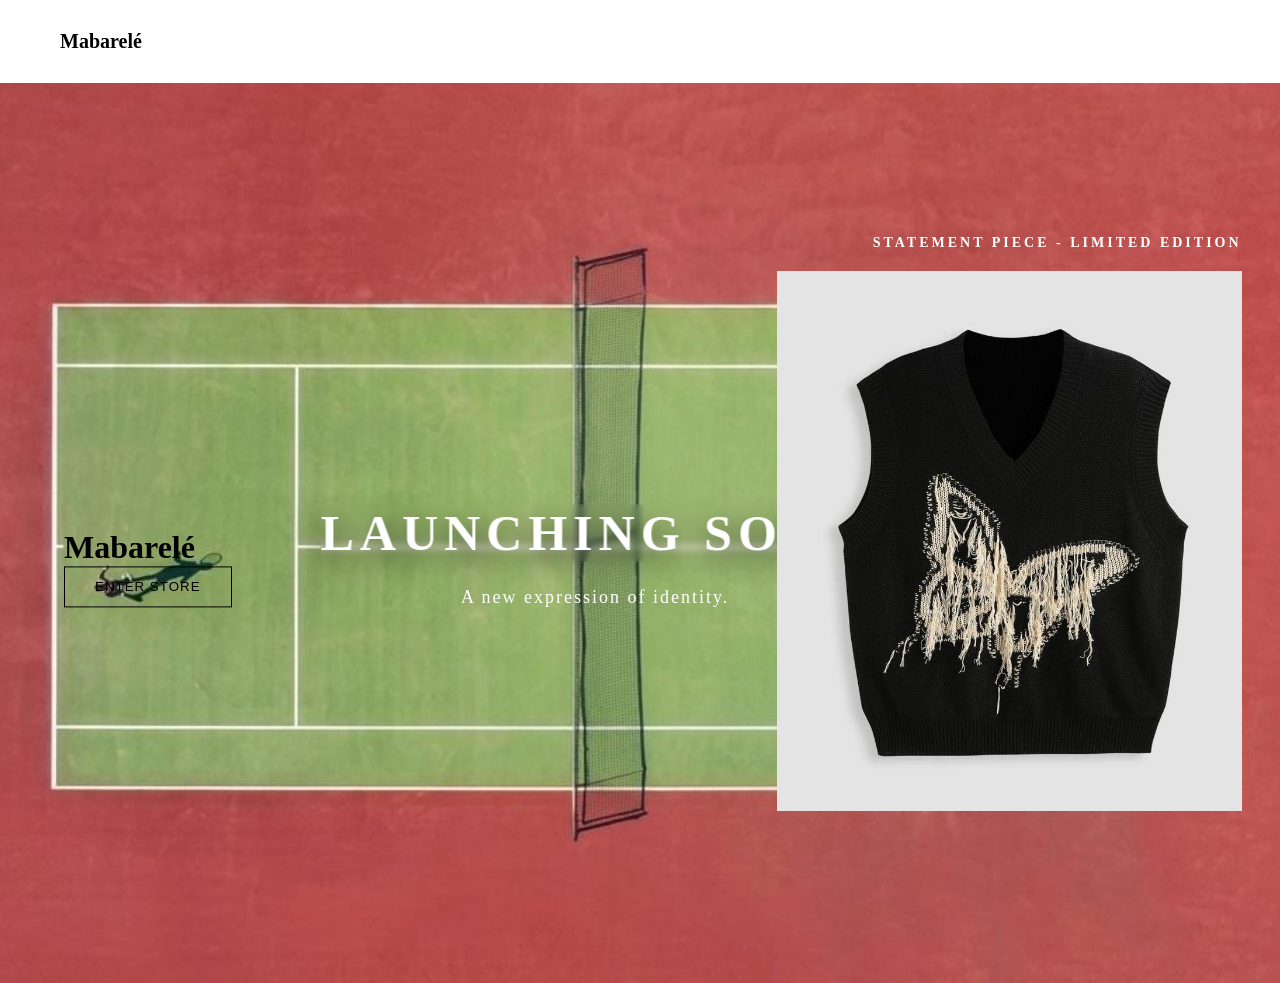
<file: index.html>
<!DOCTYPE html>
<html>
<head>
    <meta name="viewport" content="width=device-width, initial-scale=1.0">
    <title>Mabarelé</title>
    <link href="https://fonts.googleapis.com/css2?family=DM+Serif+Display&display=swap" rel="stylesheet">
    <link rel="stylesheet" href="style.css">
    <script async src="https://www.googletagmanager.com/gtag/js?id=G-37CND9QTNR"></script>
    <script>
    window.dataLayer = window.dataLayer || [];
    function gtag(){dataLayer.push(arguments);}
    gtag('js', new Date());

    gtag('config', 'G-37CND9QTNR');
    </script>
</head>

<body class="home-page">

<header>
    <h2 class="logo">Mabarelé</h2>
</header>

<div class="hero">

    <p class="launching">LAUNCHING SOON</p>
    <p class="subtext">A new expression of identity.</p>

    <div class="left">
        <h1>Mabarelé</h1>
        <a href="shop.html">
            <button class="enter-btn">ENTER STORE</button>
        </a>
    </div>

    <div class="right">
        <p class="tagline">STATEMENT PIECE - LIMITED EDITION</p>
        <img src="images/image.png" class="hero-img">
    </div>

</div>

</body>
</html>
</file>
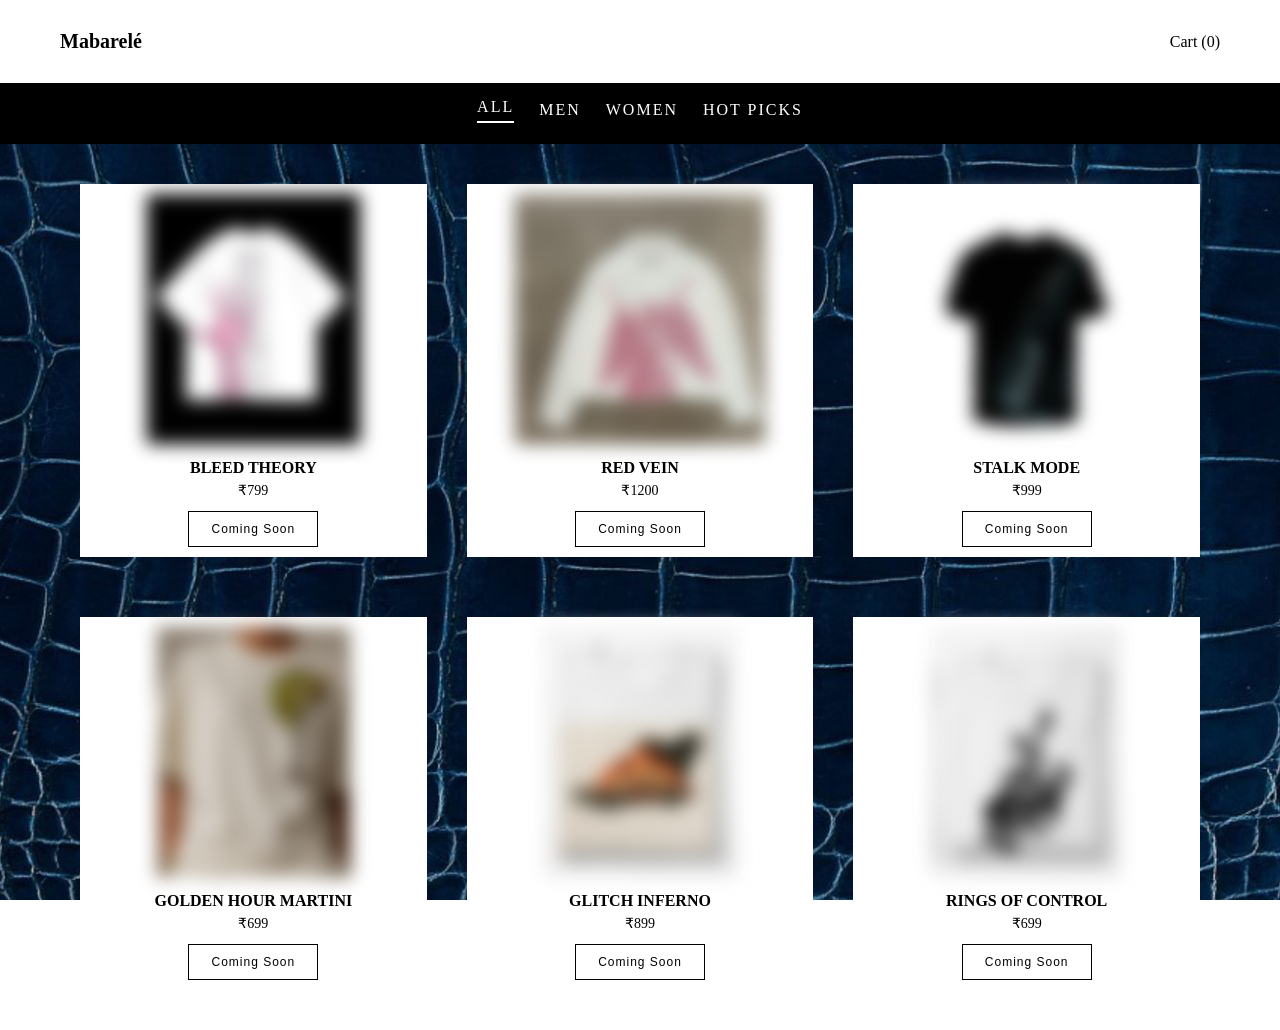
<file: shop.html>
<!DOCTYPE html>
<html>
<head>
    <meta name="viewport" content="width=device-width, initial-scale=1.0">
    <title>Shop</title>
    <link rel="stylesheet" href="style.css">
    <script async src="https://www.googletagmanager.com/gtag/js?id=G-37CND9QTNR"></script>
    <script>
    window.dataLayer = window.dataLayer || [];
    function gtag(){dataLayer.push(arguments);}
    gtag('js', new Date());

    gtag('config', 'G-37CND9QTNR');
    </script>
</head>

<body class="shop-page">

<header>
    <h2 class="logo">Mabarelé</h2>

    <div class="cart" onclick="toggleCart()">
        Cart (<span id="count">0</span>)
    </div>
</header>

<!-- FILTER -->
<section class="categories">
    <div class="cat active" onclick="filterCategory('all', this)">ALL</div>
    <div class="cat" onclick="filterCategory('men', this)">MEN</div>
    <div class="cat" onclick="filterCategory('women', this)">WOMEN</div>
    <div class="cat" onclick="filterCategory('hot', this)">HOT PICKS</div>
</section>

<!-- PRODUCTS -->
<section class="collection">

<!-- MEN -->
<div class="item" data-category="men">
    
        <img src="images/whitet.jpeg">
        <h3>BLEED THEORY</h3>
    </a>
    <p>₹799</p>
    <button>Coming Soon</button>
</div>

<div class="item" data-category="men">
    
        <img src="images/whites.jpeg">
        <h3>RED VEIN</h3>
    </a>
    <p>₹1200</p>
    <button>Coming Soon</button>
</div>

<!-- WOMEN -->
<div class="item" data-category="women">
    
        <img src="images/cat.jpeg">
        <h3>STALK MODE</h3>
    </a>
    <p>₹999</p>
    <button>Coming Soon</button>
</div>

<div class="item" data-category="women">
    
        <img src="images/martini.jpeg">
        <h3>GOLDEN HOUR MARTINI</h3>
    </a>
    <p>₹699</p>
    <button>Coming Soon</button>
</div>
</button>
</div>

<!-- HOT PICKS -->
<div class="item" data-category="hot">
    
        <img src="images/car.jpeg">
        <h3>GLITCH INFERNO</h3>
    </a>
    <p>₹899</p>
    <button>Coming Soon</button>
</div>

<div class="item" data-category="hot">
    
        <img src="images/man.jpeg">
        <h3>RINGS OF CONTROL</h3>
    </a>
    <p>₹699</p>
    <button>Coming Soon</button>
</div>

</section>

<!-- CART PANEL -->
<div class="cart-panel" id="cartPanel">

    <div class="cart-header">
        <h3>Your Cart</h3>
        <span onclick="closeCart()">✕</span>
    </div>

    <div id="cartItems"></div>

<div class="checkout-bar">
    <div class="total-text">
        Total: ₹<span id="total">0</span>
    </div>

    <button onclick="checkout()">CHECKOUT</button>
</div>

</div>

<!-- POPUP -->
<div id="cartPopup" class="cart-popup">
    ADDED TO CART
</div>

<script src="script.js"></script>
<div id="sizePopup" class="cart-popup">
    SELECT A SIZE
</div>

<div id="quickAddPopup" class="quick-popup">

    <div class="quick-box">
        <span class="close" onclick="closeQuickAdd()">✕</span>

        <h3 id="quickName"></h3>
        <p id="quickPrice"></p>

        <!-- SIZE -->
        <div class="sizes">
            <span onclick="selectQuickSize(this)">XS</span>
            <span onclick="selectQuickSize(this)">S</span>
            <span onclick="selectQuickSize(this)">M</span>
            <span onclick="selectQuickSize(this)">L</span>
        </div>

        <!-- VARIANT -->
        <div class="variants">
            <span onclick="selectQuickVariant(this)">Oversized</span>
            <span onclick="selectQuickVariant(this)">Hoodie</span>
            <span onclick="selectQuickVariant(this)">Regular</span>
        </div>

        <button onclick="confirmQuickAdd()">Add to Cart</button>

    </div>

</div>
</body>
</html>
</file>
<file: style.css>
* {
    margin: 0;
    padding: 0;
    box-sizing: border-box;
}

body {
    font-family: 'DMSerif Display', serif;
    background-image: url("images/shop.jpeg");
    background-size: cover;        /* fills screen */
    background-position: center;   /* centers image */
    background-repeat: no-repeat;  /* no tiling */
}



/* ================= HOME ================= */

.home-page .hero {
    height: 100vh;
    width: 100%;

    background: url("images/your-image.jpeg") no-repeat center;
    background-size: cover;

    position: relative;
    filter: blur(0.3px);
}

/* LEFT SIDE (CHERRY IMAGE) */
.home-page .left {
    position: absolute;
    top: 60%;
    left: 5% !important;   /* 🔥 FORCE LEFT */
    right: auto;           /* 🔥 IMPORTANT */
    transform: translateY(-120%);
    text-align: left;
}

/* RIGHT SIDE */
.home-page .right {
    position: absolute;
    top: 50%;
    right: 3%;
    left: auto;
    transform: translateY(-50%);
    display: flex;
    flex-direction: column;
    align-items: flex-end;
}
/* TAGLINE */
.tagline {
    font-size: 14px;
    letter-spacing: 3px;
    font-weight: bolder;
    margin-bottom: 20px;
    color: white;
}

/* IMAGE */
.hero-img {
    height: 60vh;
    width: auto;
    margin-bottom: 20px;
}

/* TEXT + BUTTON */
.cta {
    text-align: center;
}

.cta h1 {
    font-size: 40px;
    font-weight: 500;
    margin-bottom: 10px;
   
}

/* BUTTON */
.enter-btn {
    padding: 12px 30px;
    border: 1px solid black;
    background: transparent;
    cursor: pointer;
    letter-spacing: 1px;
}

.enter-btn:hover {
    background: black;
    color: white;
}

/* ================= HEADER ================= */

header {
    position: sticky;   /* stays on top when scrolling */
    top: 0;
    width: 100%;
    z-index: 1000;

    background: white;  /* 🔥 THIS FIXES IT */
    padding: 20px 60px;

    display: flex;
    justify-content: space-between;
    align-items: center;
}

.logo {
    font-weight: 700;
    font-size: 22px;
    color: black;
}

/* 🔥 CART PANEL (RIGHT SIDE, FIXED) */
.cart-panel {
    position: fixed;   /* makes it stick to screen */
    top: 0;
    right: -320px;     /* hidden initially */

    width: 320px;
    height: 100vh;

    background: white;
    z-index: 10000;    /* above categories */

    transition: 0.3s ease;
    overflow-y: auto;
    padding: 20px;
}

/* when open */
.cart-panel.open {
    right: 0;
}
.cta h1 {
    font-weight: bold;
}
.cart-img {
    width: 80px;
    height: 80px;
    object-fit: cover;
}

/* ================= SHOP ================= */

.shop-page {
    background: url("images/shop.jpeg") no-repeat center;
    background-size: cover;
    background-attachment: fixed; /* 🔥 smooth premium feel */
}

.collection {
     background: transparent;
}

.categories {
    display: flex;
    justify-content: center;
    gap: 40px;

    background: black;        /* 🔥 black bar */
    padding: 18px 0;

    position: relative;
    z-index: 10;
}



.cat {
    color: white;             /* 🔥 white text */
    font-weight: 500;
    letter-spacing: 2px;      /* 🔥 luxury spacing */
    cursor: pointer;
    transition: all 0.3s ease;
}

.cat.active {
    border-bottom: 2px solid white;
    padding-bottom: 5px;
}

.cat:hover {
    opacity: 0.7;
}

.collection {
    display: grid;
    grid-template-columns: repeat(3,1fr);
    gap: 20px;
    padding: 40px;
}

.item {
    background: white;
    padding: 10px;
}

.item img {
    width: 100%;
    height: 250px;
    object-fit: contain;
}

.item.hidden {
    display: none !important;
}

/* ================= CART ================= */

.cart-panel {
    position: fixed;
    right: 0;
    top: 0;
    width: 350px;
    height: 100vh;
    background: white;
    padding: 0;
    transition: transform 0.3s ease;
    transform: translateX(100%);

    display: flex;
    flex-direction: column;
    overflow: hidden;
    z-index: 10000;
}

.cart-header {
    padding: 20px;
    display: flex;
    justify-content: space-between;
    align-items: center;
    border-bottom: 1px solid #eee;
    flex-shrink: 0;
}

#cartItems {
    flex: 1;
    overflow-y: auto;
    padding: 20px;
}

.checkout-bar {
    padding: 20px;
    border-top: 1px solid #eee;
    flex-shrink: 0;
    background: white;
}

.cart-panel.active {
    transform: translateX(0);
}

.cart-item {
    display: flex;
    gap: 10px;
}

.cart-item img {
    width: 80px;
}




/* ================= POPUP ================= */

.product-popup {
    position: fixed;
    width: 100%;
    height: 100%;
    background: rgba(0,0,0,0.6);
    display: none;
    justify-content: center;
    align-items: center;
}

.popup-content {
    background: white;
    padding: 20px;
    width: 300px;
}

.sizes button {
    margin: 5px;
}

/* ================= LUXURY SHOP ================= */



/* HEADER CLEAN */
header {
    display: flex;
    justify-content: space-between;
    align-items: center;
    padding: 30px 60px;
    background: white;
}

.logo {
    font-weight: bold;
    font-size: 20px;
}

/* FILTER BAR */




/* PRODUCT GRID */
.collection {
    display: grid;
    grid-template-columns: repeat(3, 1fr);
    padding: 40px 80px;
    gap: 60px 40px; /* more vertical spacing */
}

/* REMOVE BOX LOOK */
.item {
    display: flex;
    flex-direction: column;
    align-items: center;
    text-align: center;
    justify-content: space-between; /* pushes button to bottom */
}



/* IMAGE = MAIN FOCUS */
.item img {
    width: 100%;
    height: 250px;
    object-fit: contain;
    transition: 0.4s ease;
}

/* HOVER = SLIGHT ZOOM */
.item:hover img {
    transform: scale(1.05);
}

/* TEXT MINIMAL */
.item h3 {
    margin-top: 15px;
    font-size: 16px;
    font-weight: 600;
    color: black;   /* 🔥 IMPORTANT */
}

.item p {
    margin-top: 5px;
    font-size: 14px;
    color: black;   /* 🔥 IMPORTANT */
}

/* BUTTON CLEAN LIKE ZARA */
.item button {
    margin-top: 12px;
    padding: 10px 22px;

    border: 1px solid black;
    background: transparent;
    color: black;

    font-size: 12px;
    letter-spacing: 1px;
}

.item button:hover {
    background: black;
    color: white;
}

.launching {
    position: absolute;
    top: 50%;
    left: 46.5%;
    transform: translate(-50%, -50%);

    font-size: 50px;
    font-weight: 900;
    letter-spacing: 6px;
    backdrop-filter: blur(3px);

    color: white;

    text-shadow: 0 10px 30px rgba(0,0,0,0.8);

    animation: fadeUp 1.5s ease;
}
@keyframes fadeUp {
    from {
        opacity: 0;
        transform: translate(-50%, 60%);
    }
    to {
        opacity: 1;
        transform: translate(-50%, -50%);
    }
}
.subtext {
    position: absolute;
    top: 56%;
    left: 46.5%;
    transform: translateX(-50%);

    color: white;
    font-size: 18px;
    
    letter-spacing: 2px;
}
.home-page .hero {
    background:
        radial-gradient(circle at 50% 40%, rgba(255,255,255,0.12), transparent 40%),
        radial-gradient(circle at 70% 60%, rgba(255,255,255,0.08), transparent 50%),
        url("images/image.jpeg") no-repeat center !important;
    background-size: cover !important;
    animation: zoomBg 12s ease-in-out infinite alternate;
    
}


@keyframes zoomBg {
    from {
        background-size: 100%;
    }
    to {
        background-size: 110%;
    }
}

.cart-popup {
    position: fixed;
    top: 50%;
    left: 50%;
    transform: translate(-50%, -50%) scale(0.8);
    background: black;
    color: white;
    padding: 15px 30px;
    opacity: 0;
    transition: 0.3s ease;
    z-index: 9999;
}

.cart-popup.show {
    opacity: 1;
    transform: translate(-50%, -50%) scale(1);
}

/* when active */
.cart-popup.show {
    opacity: 1;
    transform: translate(-50%, -50%) scale(1);
}
.cart-item {
    display: flex;
    align-items: center;
    gap: 12px;
    margin-bottom: 15px;
}

.cart-img {
    width: 70px;
    height: 70px;
    object-fit: cover;
}

.cart-details {
    display: flex;
    flex-direction: column;
}

.cart-name {
    font-weight: bold;
    margin: 0;
}

.cart-price {
    font-weight: bold;
    margin: 0;
}

.product-page {
    display: flex;
    justify-content: center;
    gap: 80px;
    padding: 60px;
}

.product-page img {
    width: 400px;
    object-fit: cover;
}

.details {
    max-width: 400px;
    text-align: center;
}

.details h1 {
    font-size: 28px;
    margin-bottom: 10px;
    color: white;
    font-weight: bold;
}

.details p {
    margin-bottom: 15px;
    color: white;
    font-weight: bold;
}

.colors {
    display: flex;
    gap: 10px;
    margin-bottom: 20px;
}

.color {
    width: 20px;
    height: 20px;
    border-radius: 50%;
    border: 1px solid #ccc;
    cursor: pointer;
}

.sizes {
    margin: 15px 0;
    color: white;
    font-weight: bold;
}

.sizes span {
    border: 1px solid white;
    padding: 6px 12px;
    margin-right: 6px;
    cursor: pointer;
    display: inline-block;
}

.sizes span.active {
    background: black;
    color: white;
}

.size-popup {
    position: fixed;
    top: 50%;
    left: 50%;
    transform: translate(-50%, -50%) scale(0.9);
    background: black;
    color: white;
    padding: 15px 25px;
    border-radius: 8px;
    opacity: 0;
    transition: 0.3s;
    z-index: 2000;
}

.size-popup.show {
    opacity: 1;
    transform: translate(-50%, -50%) scale(1);
}

/* SAFE PRODUCT LAYOUT */

.product-page {
    display: flex;
    flex-direction: column;   /* 🔥 STACK EVERYTHING */
    align-items: center;      /* center horizontally */
    justify-content: flex-start;

    max-width: 500px;
    margin: auto;
}

.product-info {
    width: 100%;
    text-align: center;
}



.product-img-box img {
    width: 80%;
}



.details h1 {
    font-size: 18px;
    margin: 10px 0;
}

.details {
    margin-bottom: -10px;   /* reduce gap */
}

/* SIZE GRID (no logic change) */
.sizes {
    display: flex;
    flex-wrap: wrap;
    justify-content: center;   /* 🔥 THIS CENTERS IT */
    gap: 10px;
    margin: 10px auto;         /* 🔥 centers the whole box */
    max-width: 300px;
}
.sizes span {
    width: 60px;
    padding: 10px;
    border: 1px solid #ccc;
    text-align: center;
    cursor: pointer;
    font-weight: bold;
}

/* COLOR */
.colors {
    display: flex;
    gap: 10px;
    margin-top: 10px;
}

/* BUTTON */
.details button {
    width: 100%;
    margin-top: 20px;
    padding: 14px;
    background: black;
    color: white;
    border: none;
}

.add-btn {
    margin-top: 15px;
    padding: 10px 20px;
    background: white;
    color: black;
    border: none;
    cursor: pointer;
    font-weight: bold;
}

.sizes span:hover,
.sizes span.active {
    background: white;
    color: black;
}

.product-img-box img {
    width: 80%;
    border-radius: 10px;

    /* ✨ PREMIUM EFFECTS */
    box-shadow: 0 10px 30px rgba(0,0,0,0.6);   /* depth */
    border: 2px solid rgba(255,255,255,0.2);   /* subtle glow edge */

    transition: transform 0.3s ease, box-shadow 0.3s ease;
}

.product-img-box img:hover {
    transform: scale(1.03);   /* slight zoom */
    box-shadow: 0 20px 50px rgba(0,0,0,0.8);
}

.product-img-box img {
    box-shadow:
        0 10px 30px rgba(0,0,0,0.6),
        0 0 20px rgba(255,255,255,0.1); /* soft glow */
}



/* CHECKOUT BUTTON */
.cart-panel button {
    width: 100%;
    padding: 12px;
    margin-top: 10px;
    background: black;
    color: white;
    border: none;
    font-weight: bold;
    cursor: pointer;
    transition: 0.3s;
}

/* HOVER EFFECT */
.cart-panel button:hover {
    background: white;
    color: black;
    border: 1px solid black;
}

/* ONLY checkout button full width */
.checkout-btn {
    width: 100%;
    padding: 12px;
    margin-top: 10px;
    background: black;
    color: white;
    border: none;
    font-weight: bold;
    cursor: pointer;
}

/* small buttons (qty + remove) */
.cart-item button {
    width: auto;
    padding: 5px 10px;
    font-size: 14px;
    margin: 3px;
}

.qty-controls {
    display: flex;
    align-items: center;
    gap: 8px;
    margin: 5px 0;
}

.qty-controls span {
    min-width: 20px;
    text-align: center;
}

.cart-panel p {
    margin-top: 15px;
    font-weight: bold;
}

.categories {
    display: flex;
    gap: 25px;
    justify-content: center;
}

/* base */
.cat {
    position: relative;
    cursor: pointer;
    padding-bottom: 5px;
    transition: all 0.25s ease;
}

/* underline hidden */
.cat::after {
    content: "";
    position: absolute;
    left: 0;
    bottom: 0;
    width: 0%;
    height: 2px;
    background: black;
    transition: width 0.3s ease;
}

/* underline active */
.cat.active::after {
    width: 100%;
}

/* jump */
.cat:active {
    transform: scale(0.9);
}

.cat.active {
    transform: translateY(-3px);
}

.cart-item {
    display: flex;
    gap: 15px;
    margin-bottom: 20px;
    align-items: flex-start;
}

.cart-img {
    width: 75px;
    height: 95px;
    object-fit: cover;
}

.cart-details h3 {
    font-size: 16px;
    margin: 0;
}

.cart-size {
    font-size: 13px;
    color: #666;
}

.cart-price {
    font-weight: bold;
    margin: 5px 0;
}

/* qty */
.qty-controls {
    display: flex;
    align-items: center;
    gap: 10px;
    margin: 8px 0;
}

.qty-controls button {
    width: 30px;
    height: 30px;
    background: black;
    color: white;
    border: none;
    cursor: pointer;
}

/* remove */
.remove-btn {
    background: none;
    border: none;
    color: #888;
    font-size: 13px;
    cursor: pointer;
}

.remove-btn:hover {
    color: black;
}

/* CART PANEL */
.cart-panel {
    position: fixed;
    right: -400px;
    top: 0;
    width: 350px;
    height: 100%;
    background: white;
    padding: 20px;
    box-shadow: -5px 0 15px rgba(0,0,0,0.1);
    transition: right 0.3s ease;
    display: flex;
    flex-direction: column;
}

/* OPEN STATE */
.cart-panel.active {
    right: 0;
}

/* HEADER */
.cart-header {
    display: flex;
    justify-content: space-between;
    align-items: center;
}

.cart-header h3 {
    margin: 0;
}

.cart-header span {
    cursor: pointer;
    font-size: 20px;
}

/* ITEMS AREA */
#cartItems {
    flex: 1;
    overflow-y: auto;
    margin-top: 15px;
    padding-bottom: 80px; /* 🔥 ADD THIS */
}
/* TOTAL TEXT */
.checkout-bar {
    position: sticky;
    bottom: 0;
    background: white;
    padding: 15px 20px;
}

/* Total on LEFT */
.total-text {
    font-weight: bold;
    font-size: 16px;
    text-align:left;
}

/* Checkout centered BELOW */
.checkout-bar button {
    display: block;
    margin: 10px auto 0;

    width: 90%;           /* 🔥 almost full width like your pic */
    max-width: none;      /* remove restriction */

    padding: 9px 0;       /* 🔥 thinner */
    
    background: #1a1a1a;  /* slightly softer than pure black */
    color: white;
    border: none;

    font-size: 12px;      /* 🔥 smaller text */
    font-weight: 600;
    letter-spacing: 2px;

    cursor: pointer;
    transition: all 0.25s ease;
}
.checkout-bar button:hover {
    background: #222;
    transform: scale(1.03);
}

.variants {
    margin: 20px 0;
    text-align: center;
}

.variants span {
    display: inline-block;
    border: 1px solid white;
    color: white;
    padding: 10px 18px;
    margin: 5px;
    cursor: pointer;
    transition: 0.3s;
}

.variants span:hover {
    background: white;
    color: black;
}

.variants span.active {
    background: white;
    color: black;
}

.quick-popup {
    position: fixed;
    top: 0;
    left: 0;
    width: 100%;
    height: 100%;
    background: rgba(0,0,0,0.6);
    display: none;
    justify-content: center;
    align-items: center;
    z-index: 999;
}

.quick-box {
    background: white;
    padding: 30px;
    width: 300px;
    text-align: center;
}

.quick-box .sizes span,
.quick-box .variants span {
    display: inline-block;
    border: 1px solid black;
    padding: 8px 12px;
    margin: 5px;
    cursor: pointer;
}

.quick-box .active {
    background: black;
    color: white !important;
    border: 1px solid black;
}

.quick-box button {
    margin-top: 15px;
    padding: 10px;
    width: 100%;
    background: black;
    color: white;
    border: none;
}

.quick-box .sizes span,
.quick-box .variants span {
    color: black !important;
}

.quick-popup .sizes span.active,
.quick-popup .variants span.active {
    background: black !important;
    color: white !important;
    border: 1px solid black !important;
}
.product-img-box {
    display: flex;
    justify-content: center;
    align-items: center;

    width: 100%;
    max-width: 420px;
    margin: 20px auto;

    padding: 20px;

    background: rgba(255, 255, 255, 0.05); /* subtle glass */
    backdrop-filter: blur(10px);

    border-radius: 20px;

    box-shadow:
        0 10px 40px rgba(0,0,0,0.6),
        0 0 30px rgba(255,255,255,0.05);
}

/* IMAGE */
.product-img-box img {
    width: 100%;
    border-radius: 12px;

    transition: transform 0.3s ease, box-shadow 0.3s ease;
}

/* HOVER EFFECT */
.product-img-box img:hover {
    transform: scale(1.04);
}
.size-chart-btn {
    position: absolute;
    bottom: 15px;
    right: 15px;

    padding: 8px 14px;
    font-size: 12px;

    background: rgba(0,0,0,0.7);
    color: white;
    border: none;
    border-radius: 20px;

    cursor: pointer;
    transition: 0.3s;
}

.size-chart-btn:hover {
    background: white;
    color: black;
}
.product-img-box {
    position: relative;
}

.size-chart-popup {
    position: fixed;
    top: 0;
    left: 0;
    width: 100%;
    height: 100%;

    background: rgba(0,0,0,0.9);

    display: none;
    justify-content: center;
    align-items: center;
    z-index: 9999;
}

.size-chart-img {
    max-width: 90%;
    max-height: 90%;
    border-radius: 10px;
}

.close-chart {
    position: absolute;
    top: 20px;
    right: 30px;

    font-size: 25px;
    color: white;
    cursor: pointer;
}



.dot:hover {
    background: white;
}







.product-slider::-webkit-scrollbar {
    display: none;                /* Chrome */
}
.dots {
    position: absolute;
    bottom: 20px;
    left: 50%;
    transform: translateX(-50%);
    z-index: 9999; /* VERY IMPORTANT */
}

.dot {
    height: 10px;
    width: 10px;
    margin: 5px;
    background: white;
    border-radius: 50%;
    display: inline-block;
    cursor: pointer;
    pointer-events: auto;
}

.dot.active {
    background: black;
}
/* arrows */
.arrow {
    position: absolute;
    top: 50%;
    transform: translateY(-50%);
    
    background: rgba(0,0,0,0.6);
    color: white;
    border: none;
    
    font-size: 22px;
    padding: 10px 14px;
    
    cursor: pointer;
    border-radius: 50%;
    z-index: 10;
}

.arrow:hover {
    background: white;
    color: black;
}

.arrow.left {
    left: 10px;
}

.arrow.right {
    right: 10px;
}
.product-img-box {
    position: relative;
    max-width: 420px;
    margin: 20px auto;
    overflow: hidden; /* 🔥 VERY IMPORTANT */
}

.product-slider {
    display: flex;
    width: 100%;
    overflow: hidden;   /* MUST */
}

.product-slider img {
    width: 100%;
    min-width: 100%;
    height: auto;
    flex-shrink: 0;
}
.product-img-box {
    overflow: hidden;   
}
.item img {
    filter: blur(9px);
    pointer-events: none; /* disables clicking */
}
a {
    text-decoration: none;
    color: inherit;
}

/* =========================
   FINAL MOBILE FIX (STABLE)
========================= */
/* ===== FORCE MOBILE FIX ===== */
@media (max-width: 768px) {

    body {
        overflow-x: hidden !important;
    }

    /* REMOVE TRANSFORMS FROM GENERAL ELEMENTS (not fixed/absolute ones) */

    /* ===== FORCE PRODUCT LAYOUT ===== */
    div[class*="product"] {
        width: 100% !important;
        max-width: 100% !important;
    }

    /* FORCE GRID → SINGLE COLUMN */
    div[class*="product"],
    .products,
    .product-container,
    .grid {
        display: block !important;
    }

    /* STACK ALL PRODUCT CARDS */
    div[class*="card"] {
        width: 90% !important;
        margin: 20px auto !important;
        height: auto !important;
    }

    /* IMAGE FIX */
    img {
        max-width: 100% !important;
        height: auto !important;
        object-fit: contain;
    }

    /* TEXT FIX - shop/product pages only */
    .shop-page h1, .shop-page h2, .shop-page h3 {
        font-size: 18px !important;
        text-align: center;
    }

    .shop-page p {
        font-size: 14px !important;
        text-align: center;
    }

    .shop-page button, .product-page button {
        width: 100% !important;
    }

}
/* ===== FORCE MOBILE FIX ===== */
/* ===== MOBILE FIX ===== */
@media (max-width: 768px) {

    body {
        overflow-x: hidden;
    }

    /* HEADER */
    header {
        padding: 15px 20px;
        position: sticky !important;
    }

    /* ===== HOME PAGE MOBILE ===== */

    /* Use watercolor image as bg on mobile */
    .home-page {
        background: url("images/mobile-bg.jpeg") no-repeat center center !important;
        background-size: cover !important;
    }

    .home-page .hero {
        height: 100svh !important;
        position: relative !important;
        overflow: hidden !important;
        background: none !important;
        display: flex !important;
        flex-direction: column !important;
        align-items: center !important;
        justify-content: space-between !important;
        gap: -5px !important;
        padding: 5% 30px 18% !important;
    }

    /* LAUNCHING SOON */
    .launching {
        position: relative !important;
        top: auto !important; left: auto !important;
        
        font-size: 18px !important;
        letter-spacing: 4px !important;
        text-align: center !important;
        white-space: nowrap !important;
        color: black !important;
        text-shadow: none !important;
        animation: fadeUpMobile 1.5s ease forwards !important;
        order: 1 !important;
        margin: 0 !important;
    }

    
    @keyframes fadeUpMobile {
    from { opacity: 0; transform: translateY(60px); }
    to   { opacity: 1; transform: translateY(0); }
    }


    /* A new expression */
    .subtext {
        position: relative !important;
        top: auto !important; left: auto !important;
        transform: none !important;
        font-size: 10px !important;
        text-align: center !important;
        white-space: nowrap !important;
        color: black !important;
        letter-spacing: 2px !important;
        order: 2 !important;
        margin: -150px  !important;
    }

    /* RIGHT block: product image centered, tagline below */
    .home-page .right {
        position: relative !important;
        top: auto !important; right: auto !important;
        left: auto !important; bottom: auto !important;
        transform: none !important;
        display: flex !important;
        flex-direction: column !important;
        align-items: center !important;
        order: 3 !important;
        margin: 0 !important;
    }

    .hero-img {
        height: 22vh !important;
        width: auto !important;
        max-width: 60vw !important;
        margin-bottom: 6px !important;
        filter: grayscale(100%) !important;
        order: 1 !important;
    }

    .tagline {
        font-size: 7px !important;
        letter-spacing: 2px !important;
        text-align: center !important;
        color: black !important;
        margin: 0 !important;
        order: 2 !important;
    }

    /* LEFT block: Mabarelé + Enter Store */
    .home-page .left {
        position: relative !important;
        top: auto !important; left: auto !important;
        right: auto !important; bottom: auto !important;
        transform: none !important;
        text-align: center !important;
        order: 4 !important;
        margin: 0 !important;
        padding: 0 !important;
    }

    .home-page .left h1 {
        font-size: 20px !important;
        color: black !important;
        margin-bottom: 10px !important;
        text-shadow: none !important;
        letter-spacing: 2px !important;
    }

    .enter-btn {
        padding: 8px 20px !important;
        font-size: 9px !important;
        width: auto !important;
        color: black !important;
        border-color: black !important;
        letter-spacing: 2px !important;
    }

    /* CATEGORIES BAR */
    .categories {
        gap: 15px;
        padding: 12px 10px;
        flex-wrap: wrap;
    }

    .cat {
        font-size: 12px;
        letter-spacing: 1px;
    }

    /* PRODUCT GRID → 2 COLUMNS */
    .collection {
        grid-template-columns: repeat(2, 1fr) !important;
        padding: 20px 15px;
        gap: 15px;
        align-items: start;
    }

    .item {
        display: flex !important;
        flex-direction: column !important;
        justify-content: space-between !important;
        height: 100% !important;
    }

    .item img {
        height: 180px !important;
        width: 100% !important;
        object-fit: contain !important;
    }

    .item h3 {
        font-size: 13px;
    }

    .item p {
        font-size: 12px;
    }

    .item button {
        padding: 8px 14px;
        font-size: 11px;
    }

    /* PRODUCT PAGE */
    .product-page {
        flex-direction: column;
        padding: 20px;
        gap: 30px;
    }

    .product-img-box {
        max-width: 100%;
        padding: 10px;
    }

    .details h1 {
        font-size: 20px;
    }

    .sizes {
        gap: 8px;
    }

    .sizes span {
        width: 50px;
        padding: 8px;
        font-size: 12px;
    }

    .variants span {
        padding: 8px 14px;
        font-size: 12px;
    }

    /* CART PANEL - KEEP FIXED */
    .cart-panel {
        position: fixed !important;
        width: 50vw !important;
        right: 0 !important;
        height: 100vh !important;
        display: flex !important;
        flex-direction: column !important;
        overflow: hidden !important;
        padding: 0 !important;
        transform: translateX(100%) !important;
        transition: transform 0.3s ease !important;
    }

    .cart-panel.active {
        transform: translateX(0) !important;
    }

    #cartItems {
        flex: 1 !important;
        overflow-y: auto !important;
        padding: 15px !important;
    }

    .cart-header {
        padding: 15px !important;
        flex-shrink: 0 !important;
    }

    .checkout-bar {
        padding: 15px !important;
        flex-shrink: 0 !important;
    }

    /* POPUPS - KEEP FIXED */
    .quick-popup,
    .size-chart-popup {
        position: fixed !important;
    }

    .quick-box {
        width: 90%;
    }

    /* SLIDER ARROWS */
    .arrow {
        position: absolute !important;
        padding: 8px 10px;
        font-size: 18px;
    }

    .dots {
        position: absolute !important;
    }

    /* CHECKOUT BAR */
    .checkout-bar {
        position: sticky !important;
    }
}
</file>
